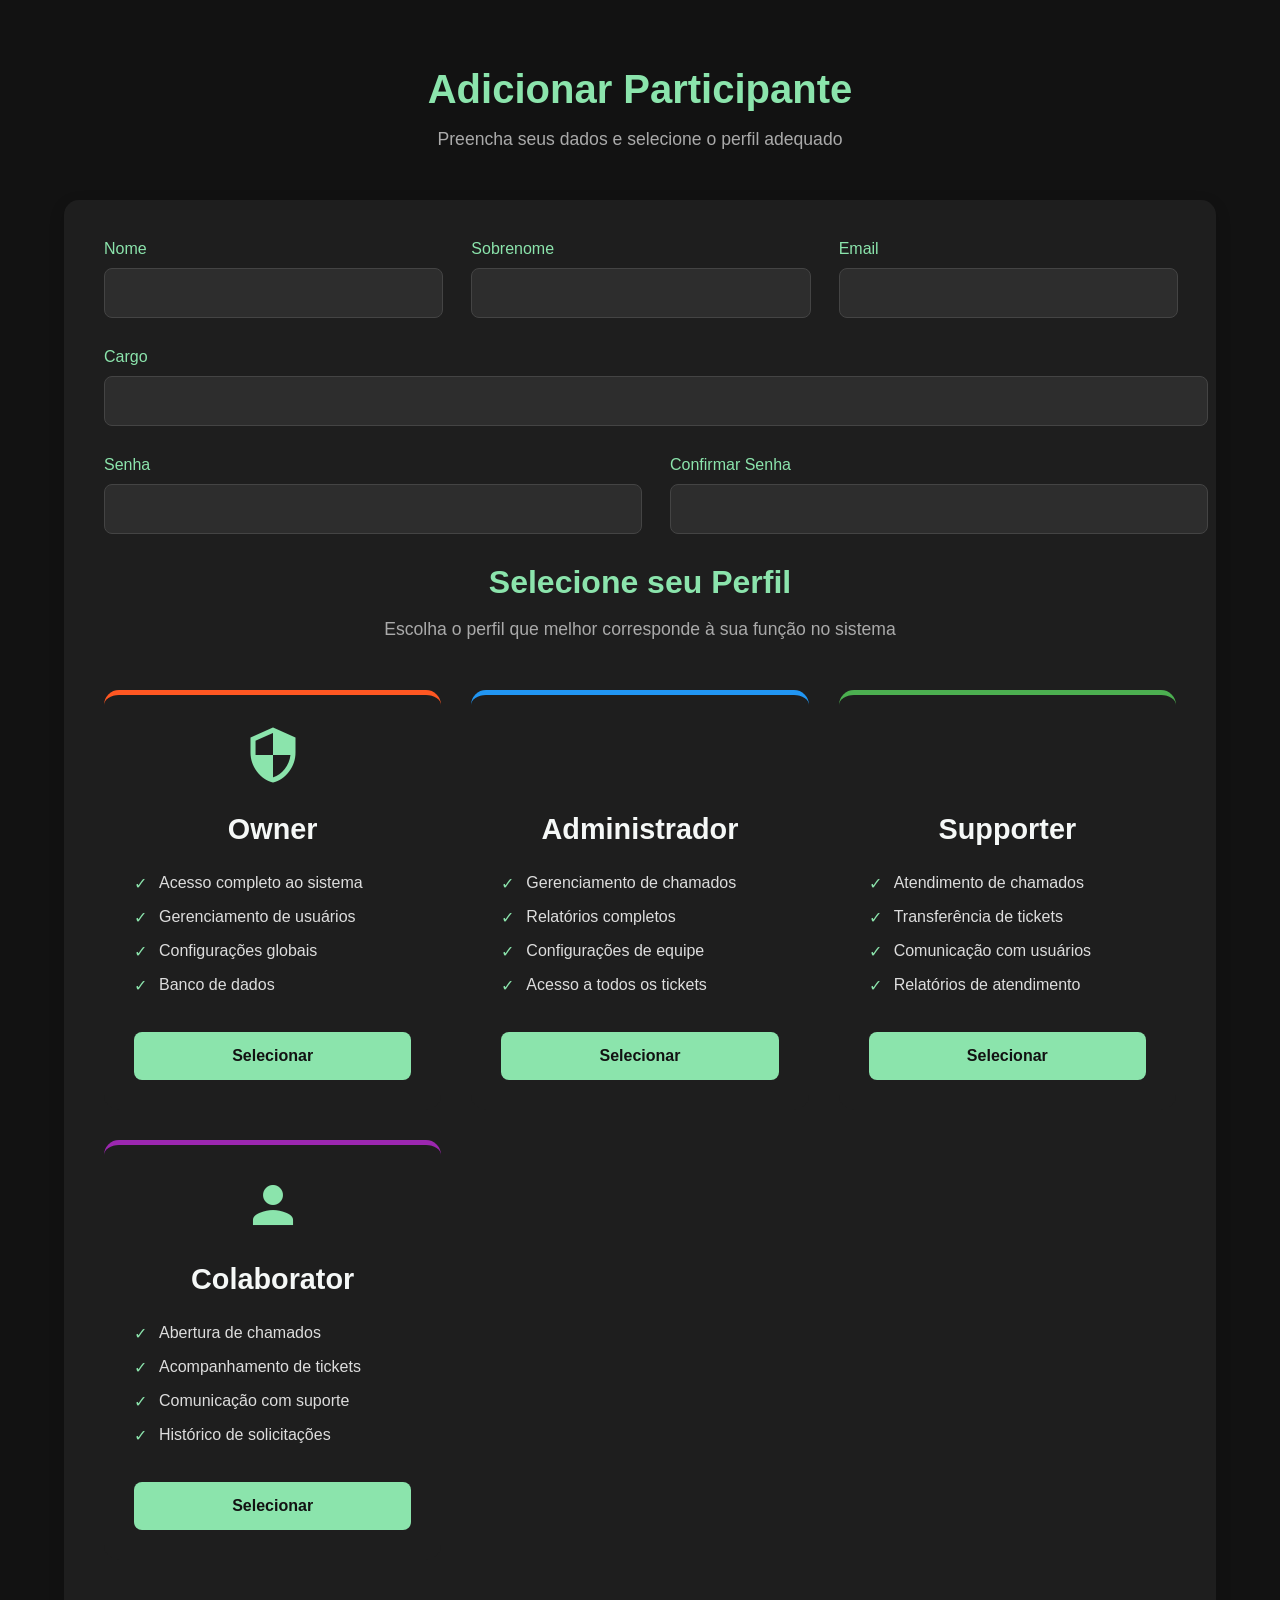
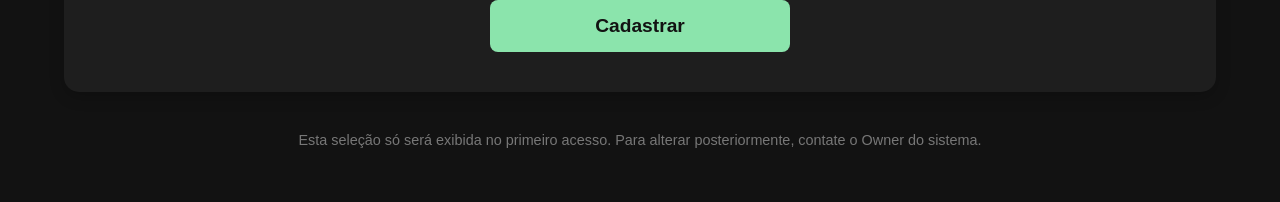
<file: profile-selection.html>
<!DOCTYPE html>
<html lang="pt-br">
<head>
  <meta charset="UTF-8">
  <meta name="viewport" content="width=device-width, initial-scale=1.0">
  <title>Cadastro de Usuário - Charles²</title>
  <link href="https://fonts.googleapis.com/icon?family=Material+Icons" rel="stylesheet">
  <style>
    /* profile-selection.css adaptado para o formulário */
    body {
      background-color: #121212;
      color: #f5f8f7;
      font-family: 'Gill Sans', 'Gill Sans MT', Calibri, 'Trebuchet MS', sans-serif;
      margin: 0;
      padding: 0;
      display: flex;
      justify-content: center;
      align-items: center;
      min-height: 100vh;
    }

    .registration-container {
      width: 90%;
      max-width: 1400px;
      padding: 40px 20px;
    }

    .header {
      text-align: center;
      margin-bottom: 50px;
    }

    .header h1 {
      font-size: 2.5rem;
      color: #8be4ac;
      margin-bottom: 15px;
    }

    .header h2 {
      font-size: 2rem;
      color: #8be4ac;
      margin-bottom: 15px;
    }

    .header p {
      font-size: 1.1rem;
      color: #aaa;
    }

    .form-section {
      background-color: #1e1e1e;
      border-radius: 15px;
      padding: 40px;
      margin-bottom: 40px;
      box-shadow: 0 5px 15px rgba(0, 0, 0, 0.2);
    }

    .form-row {
      display: flex;
      flex-wrap: wrap;
      gap: 30px;
      margin-bottom: 30px;
    }

    .form-group {
      flex: 1;
      min-width: 250px;
    }

    label {
      display: block;
      margin-bottom: 10px;
      color: #8be4ac;
      font-size: 1.0rem;
    }

    input[type="text"],
    input[type="email"],
    input[type="password"],
    select {
      width: 100%;
      padding: 15px;
      background-color: #2d2d2d;
      border: 1px solid #444;
      border-radius: 8px;
      color: #f5f8f7;
      font-size: 1rem;
      transition: border-color 0.3s ease;
    }

    input[type="text"]:focus,
    input[type="email"]:focus,
    input[type="password"]:focus,
    select:focus {
      border-color: #8be4ac;
      outline: none;
    }

    .profiles-grid {
      display: grid;
      grid-template-columns: repeat(auto-fit, minmax(300px, 1fr));
      gap: 30px;
      margin: 40px 0;
    }

    .profile-card {
      background-color: #1e1e1e;
      border-radius: 15px;
      padding: 30px;
      transition: transform 0.3s ease, box-shadow 0.3s ease;
      position: relative;
      overflow: hidden;
      border-top: 5px solid;
      cursor: pointer;
    }

    .profile-card:hover {
      transform: translateY(-10px);
      box-shadow: 0 15px 30px rgba(0, 0, 0, 0.3);
    }

    .profile-card.selected {
      background-color: #252525;
      box-shadow: 0 0 0 2px #8be4ac;
    }

    .profile-card[data-profile="owner"] {
      border-color: #ff5722;
    }

    .profile-card[data-profile="admin"] {
      border-color: #2196f3;
    }

    .profile-card[data-profile="superior"] {
      border-color: #4caf50;
    }

    .profile-card[data-profile="user"] {
      border-color: #9c27b0;
    }

    .card-icon {
      text-align: center;
      margin-bottom: 20px;
    }

    .card-icon .material-icons {
      font-size: 60px;
      color: #8be4ac;
    }

    .profile-card h2 {
      font-size: 1.8rem;
      text-align: center;
      margin-bottom: 20px;
      color: #f5f8f7;
    }

    .features-list {
      list-style-type: none;
      padding: 0;
      margin-bottom: 30px;
    }

    .features-list li {
      padding: 8px 0;
      position: relative;
      padding-left: 25px;
      color: #ddd;
    }

    .features-list li:before {
      content: "✓";
      position: absolute;
      left: 0;
      color: #8be4ac;
    }

    .select-btn {
      width: 100%;
      padding: 15px;
      border: none;
      border-radius: 8px;
      background-color: #8be4ac;
      color: #121212;
      font-weight: bold;
      font-size: 1rem;
      cursor: pointer;
      transition: background-color 0.3s ease;
    }

    .select-btn:hover {
      background-color: #6bcb9d;
    }

    .submit-btn {
      display: block;
      width: 100%;
      max-width: 300px;
      margin: 40px auto 0;
      padding: 15px;
      border: none;
      border-radius: 8px;
      background-color: #8be4ac;
      color: #121212;
      font-weight: bold;
      font-size: 1.2rem;
      cursor: pointer;
      transition: all 0.3s ease;
    }

    .submit-btn:hover {
      background-color: #6bcb9d;
      transform: translateY(-3px);
      box-shadow: 0 5px 15px rgba(139, 228, 172, 0.3);
    }

    .footer {
      text-align: center;
      color: #777;
      font-size: 0.9rem;
      margin-top: 40px;
    }

    @media (max-width: 768px) {
      .profiles-grid {
        grid-template-columns: 1fr;
      }
      
      .header h1 {
        font-size: 2rem;
      }
      
      .form-section {
        padding: 30px 20px;
      }
    }
  </style>
</head>
<body>
  <div class="registration-container">
    <div class="header">
      <h1>Adicionar Participante</h1>
      <p>Preencha seus dados e selecione o perfil adequado</p>
    </div>
    
    <form id="registrationForm" class="form-section">
      <div class="form-row">
        <div class="form-group">
          <label for="firstName">Nome</label>
          <input type="text" id="firstName" name="firstName" required>
        </div>
        <br>
        <div class="form-group">
          <label for="lastName">Sobrenome</label>
          <input type="text" id="lastName" name="lastName" required>
        </div>
      <br>
      
      
        <div class="form-group">
          <label for="email">Email</label>
          <input type="email" id="email" name="email" required>
        </div>
        <br>
        <div class="form-group">
          <label for="position">Cargo</label>
          <input type="text" id="position" name="position" required>
        </div>
      </div>
      
      <div class="form-row">
        <div class="form-group">
          <label for="password">Senha</label>
          <input type="password" id="password" name="password" required minlength="8">
        </div>
        <br>
      
        <div class="form-group">
          <label for="confirmPassword">Confirmar Senha</label>
          <input type="password" id="confirmPassword" name="confirmPassword" required>
        </div>
      </div>
      
      <div class="header">
        <h2>Selecione seu Perfil</h2>
        <p>Escolha o perfil que melhor corresponde à sua função no sistema</p>
      </div>
      
      <div class="profiles-grid">
        <!-- Card Owner -->
        <div class="profile-card" data-profile="owner">
          <div class="card-icon">
            <span class="material-icons">security</span>
          </div>
          <h2>Owner</h2>
          <ul class="features-list">
            <li>Acesso completo ao sistema</li>
            <li>Gerenciamento de usuários</li>
            <li>Configurações globais</li>
            <li>Banco de dados</li>
          </ul>
          <button type="button" class="select-btn">Selecionar</button>
        </div>
        
        <!-- Card Admin -->
        <div class="profile-card" data-profile="admin">
          <div class="card-icon">
            <span class="material-icons">admin_panel_settings</span>
          </div>
          <h2>Administrador</h2>
          <ul class="features-list">
            <li>Gerenciamento de chamados</li>
            <li>Relatórios completos</li>
            <li>Configurações de equipe</li>
            <li>Acesso a todos os tickets</li>
          </ul>
          <button type="button" class="select-btn">Selecionar</button>
        </div>
        
        <!-- Card Superior -->
        <div class="profile-card" data-profile="superior">
          <div class="card-icon">
            <span class="material-icons">support_agent</span>
          </div>
          <h2>Supporter</h2>
          <ul class="features-list">
            <li>Atendimento de chamados</li>
            <li>Transferência de tickets</li>
            <li>Comunicação com usuários</li>
            <li>Relatórios de atendimento</li>
          </ul>
          <button type="button" class="select-btn">Selecionar</button>
        </div>
        
        <!-- Card User -->
        <div class="profile-card" data-profile="user">
          <div class="card-icon">
            <span class="material-icons">person</span>
          </div>
          <h2>Colaborator</h2>
          <ul class="features-list">
            <li>Abertura de chamados</li>
            <li>Acompanhamento de tickets</li>
            <li>Comunicação com suporte</li>
            <li>Histórico de solicitações</li>
          </ul>
          <button type="button" class="select-btn">Selecionar</button>
        </div>
      </div>

 
     
      <input type="hidden" id="selectedProfile" name="selectedProfile" value="">
      
      <button type="submit" class="submit-btn">Cadastrar</button>
    </form>
    
    <div class="footer">
      <p>Esta seleção só será exibida no primeiro acesso. Para alterar posteriormente, contate o Owner do sistema.</p>
    </div>
  </div>

  <script>
    document.addEventListener('DOMContentLoaded', function() {
      const profileCards = document.querySelectorAll('.profile-card');
      const selectedProfileInput = document.getElementById('selectedProfile');
      
      // Seleção de perfil
      profileCards.forEach(card => {
        const selectBtn = card.querySelector('.select-btn');
        
        card.addEventListener('click', function(e) {
          // Evita conflito com o clique no botão
          if (e.target !== selectBtn) {
            selectBtn.click();
          }
        });
        
        selectBtn.addEventListener('click', function(e) {
          e.stopPropagation();
          
          // Remove a seleção de todos os cards
          profileCards.forEach(c => c.classList.remove('selected'));
          
          // Adiciona a seleção ao card clicado
          card.classList.add('selected');
          
          // Atualiza o valor do input hidden
          selectedProfileInput.value = card.getAttribute('data-profile');
        });
      });
      
      // Validação do formulário
      const form = document.getElementById('registrationForm');
      form.addEventListener('submit', function(e) {
        e.preventDefault();
        
        const password = document.getElementById('password').value;
        const confirmPassword = document.getElementById('confirmPassword').value;
        const selectedProfile = selectedProfileInput.value;
        
        // Validação de senha
        if (password !== confirmPassword) {
          alert('As senhas não coincidem!');
          return;
        }
        
        // Validação de perfil selecionado
        if (!selectedProfile) {
          alert('Por favor, selecione um perfil!');
          return;
        }
        
        // Se tudo estiver válido, pode enviar o formulário
        alert('Cadastro realizado com sucesso! Perfil: ' + selectedProfile);
        // form.submit(); // Descomente para enviar o formulário realmente
        
        // Exemplo de dados que seriam enviados:
        const formData = {
          firstName: document.getElementById('firstName').value,
          lastName: document.getElementById('lastName').value,
          email: document.getElementById('email').value,
          position: document.getElementById('position').value,
          password: password,
          profile: selectedProfile
        };
        console.log('Dados do formulário:', formData);
      });
    });
  </script>
</body>
</html>
</file>
